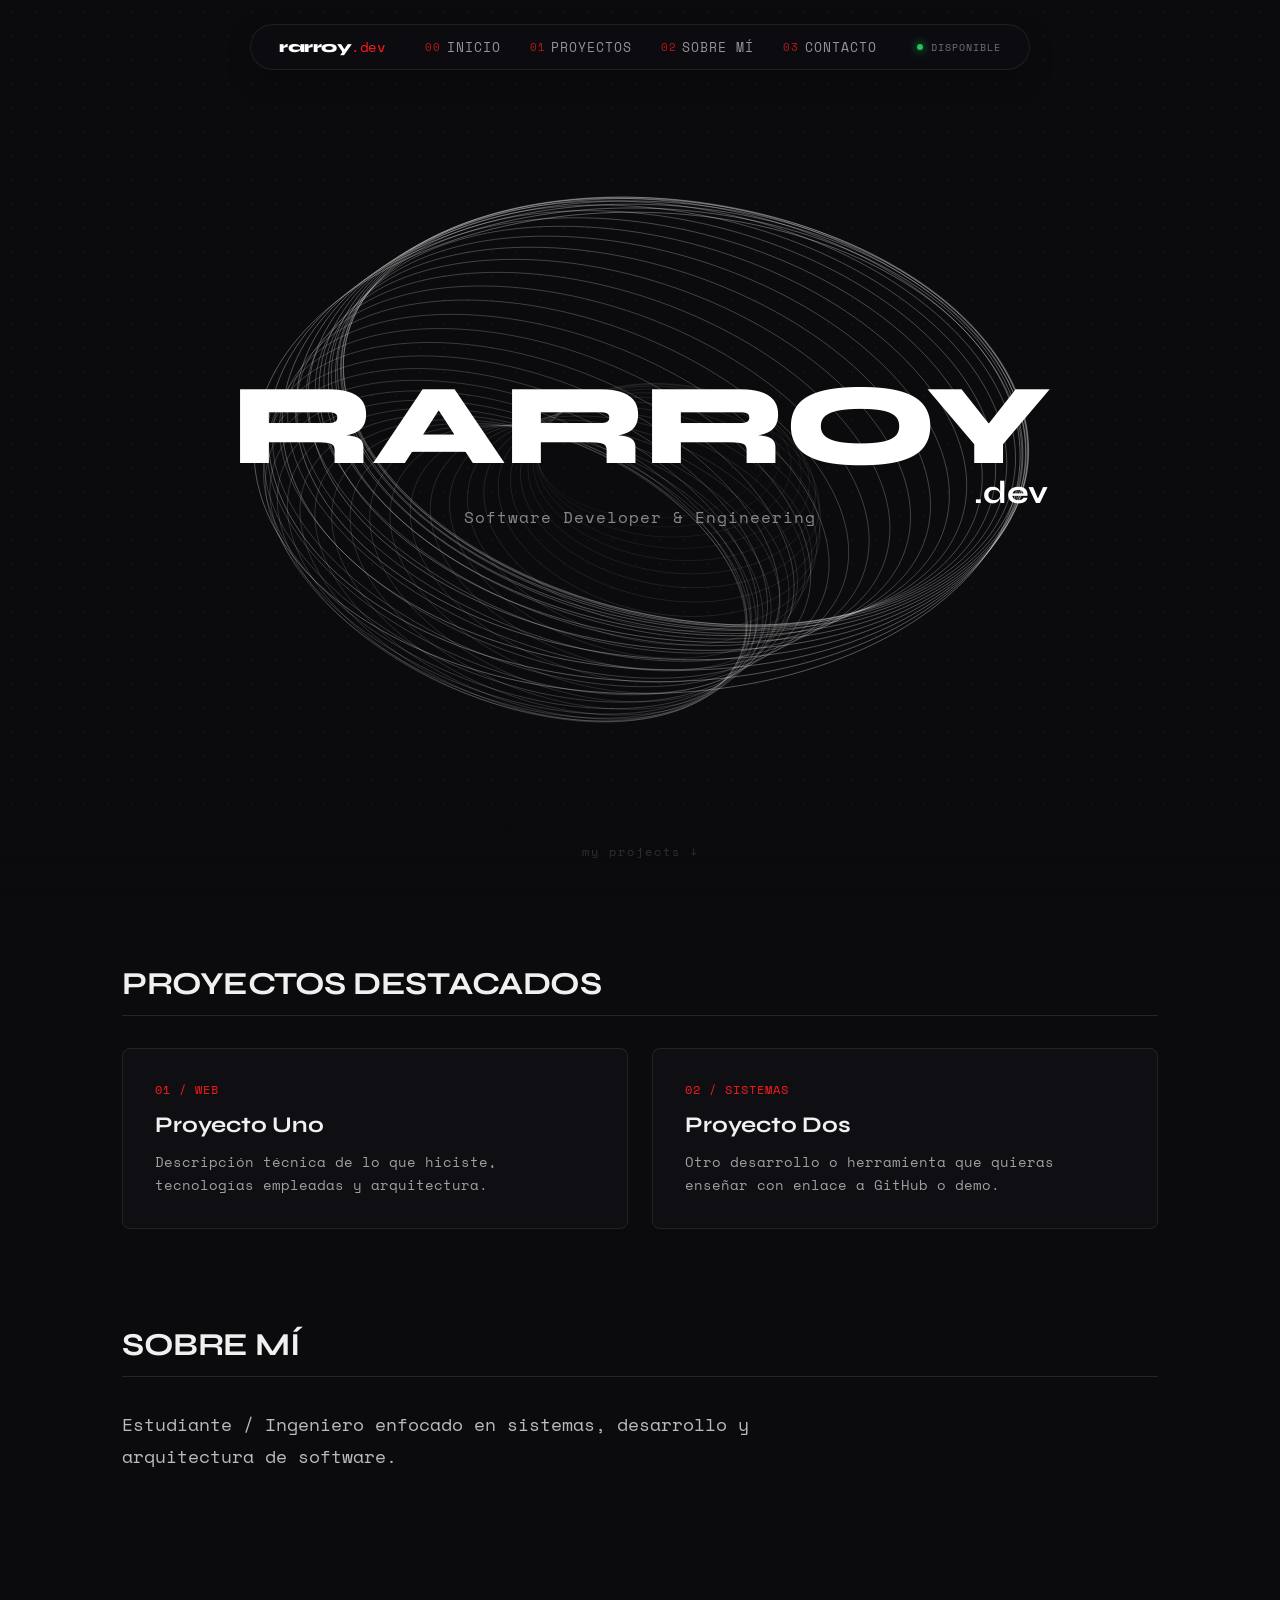
<file: index.html>
<!DOCTYPE html>
<html lang="es">

<head>
  <meta charset="UTF-8">
  <meta name="viewport" content="width=device-width, initial-scale=1.0">
  <title>Portfolio</title>

  <!-- Google Fonts: Syne (para el título grande) y Space Mono (para el toque técnico) -->
  <link rel="preconnect" href="https://fonts.googleapis.com">
  <link rel="preconnect" href="https://fonts.gstatic.com" crossorigin>
  <link href="https://fonts.googleapis.com/css2?family=Space+Mono:wght@400;700&family=Syne:wght@800&display=swap"
    rel="stylesheet">

  <link rel="stylesheet" href="style.css">
</head>

<body>
  <!-- Barra de navegación superior -->
  <nav class="navbar">
    <div class="nav-container">
      <!-- Logotipo o marca rápida -->
      <a href="#" class="nav-brand">rarroy<span>.dev</span></a>

      <!-- Enlaces de navegación -->
      <ul class="nav-links">
        <li><a href="#hero"><span class="nav-num">00</span>Inicio</a></li>
        <li><a href="#proyectos"><span class="nav-num">01</span>Proyectos</a></li>
        <li><a href="#sobre-mi"><span class="nav-num">02</span>Sobre mí</a></li>
        <li><a href="#contacto"><span class="nav-num">03</span>Contacto</a></li>
      </ul>

      <!-- Detalle técnico / status -->
      <div class="nav-status">
        <span class="status-dot"></span>
        <span class="status-text">DISPONIBLE</span>
      </div>
    </div>
  </nav>

  <!-- Fondo animado y filtro de grano -->
  <canvas id="bg-canvas"></canvas>
  <div class="noise-overlay"></div>

  <!-- PORTADA / HERO (Ocupa la pantalla completa al entrar) -->
  <header class="hero" id="hero">
    <div class="brand-title">
      <h1 class="glitch-title">rarroy</h1>
      <span class="title_dev">.dev</span>
    </div>
    <p class="subtitle">Software Developer & Engineering</p>

    <div class="scroll-hint">my projects ↓</div>
  </header>

  <!-- CONTENIDO NORMAL DE LA WEB (Aparece al bajar la rueda) -->
  <main class="page-body">
    <section class="section" id="proyectos">
      <h2>PROYECTOS DESTACADOS</h2>

      <div class="grid">
        <article class="project-card">
          <span class="tag">01 / WEB</span>
          <h3>Proyecto Uno</h3>
          <p>Descripción técnica de lo que hiciste, tecnologías empleadas y arquitectura.</p>
        </article>

        <article class="project-card">
          <span class="tag">02 / SISTEMAS</span>
          <h3>Proyecto Dos</h3>
          <p>Otro desarrollo o herramienta que quieras enseñar con enlace a GitHub o demo.</p>
        </article>
      </div>
    </section>

    <section class="section" id="sobre-mi">
      <h2>SOBRE MÍ</h2>
      <p class="bio-text">
        Estudiante / Ingeniero enfocado en sistemas, desarrollo y arquitectura de software.
      </p>
    </section>
  </main>

  <script src="script.js"></script>
</body>

</html>
</file>
<file: style.css>
* {
  margin: 0;
  padding: 0;
  box-sizing: border-box;
}

body {
  background-color: #0b0b0d;
  color: #f0f0f0;
  font-family: 'Space Mono', monospace; /* Fuente base técnica */
  overflow-x: hidden;
}

#bg-canvas {
  position: absolute;
  top: 0;
  left: 0;
  width: 100%;
  height: 100%;
  z-index: 0;
  pointer-events: none;
}

.noise-overlay {
  position: fixed;
  top: 0;
  left: 0;
  width: 100%;
  height: 100%;
  background-image: radial-gradient(rgba(255, 255, 255, 0.03) 1px, transparent 1px);
  background-size: 24px 24px;
  pointer-events: none;
  z-index: 1;
}

html {
  scroll-behavior: smooth;
}

/* NAVBAR FLOTANTE */
.navbar {
  position: fixed;
  top: 1.5rem;
  left: 0;
  width: 100%;
  z-index: 100;
  display: flex;
  justify-content: center;
  padding: 0 1.5rem;
  pointer-events: none; /* Permite hacer clic a través de los márgenes vacíos */
}

.nav-container {
  pointer-events: auto; /* Activa los clics solo dentro de la barra */
  display: flex;
  align-items: center;
  justify-content: space-between;
  gap: 2.5rem;
  padding: 0.75rem 1.75rem;
  background: rgba(14, 14, 18, 0.75);
  backdrop-filter: blur(16px);
  -webkit-backdrop-filter: blur(16px);
  border: 1px solid rgba(255, 255, 255, 0.08);
  border-radius: 9999px; /* Forma de píldora/cápsula */
  box-shadow: 0 10px 30px -10px rgba(0, 0, 0, 0.5);
  transition: border-color 0.3s ease;
}

.nav-container:hover {
  border-color: rgba(255, 26, 26, 0.25);
}

/* Marca / Logo texto */
.nav-brand {
  font-family: 'Syne', sans-serif;
  font-weight: 800;
  color: #fff;
  text-decoration: none;
  font-size: 1rem;
  letter-spacing: -0.5px;
}

.nav-brand span {
  color: #ff1a1a;
  font-family: 'Space Mono', monospace;
  font-weight: 400;
  font-size: 0.85rem;
}

/* Lista de enlaces */
.nav-links {
  display: flex;
  list-style: none;
  gap: 1.8rem;
}

.nav-links a {
  text-decoration: none;
  font-family: 'Space Mono', monospace;
  font-size: 0.8rem;
  color: #94949e;
  text-transform: uppercase;
  letter-spacing: 1px;
  display: flex;
  align-items: center;
  gap: 0.35rem;
  transition: color 0.2s ease;
}

.nav-num {
  font-size: 0.68rem;
  color: #ff1a1a;
  opacity: 0.7;
}

.nav-links a:hover {
  color: #ffffff;
}

.nav-links a:hover .nav-num {
  opacity: 1;
}

/* Indicador de estado (LED verde o rojo palpitante) */
.nav-status {
  display: flex;
  align-items: center;
  gap: 0.5rem;
}

.status-dot {
  width: 6px;
  height: 6px;
  background-color: #22c55e; /* Verde brillante */
  border-radius: 50%;
  box-shadow: 0 0 8px #22c55e;
  animation: pulse-led 2s infinite ease-in-out;
}

.status-text {
  font-family: 'Space Mono', monospace;
  font-size: 0.65rem;
  color: #71717a;
  letter-spacing: 1px;
}

@keyframes pulse-led {
  0%, 100% { opacity: 1; transform: scale(1); }
  50% { opacity: 0.4; transform: scale(0.85); }
}

/* Adaptación responsive para pantallas más pequeñas / móviles */
@media (max-width: 768px) {
  .nav-status {
    display: none; /* Oculta el status para no apretar */
  }

  .nav-container {
    gap: 1.2rem;
    padding: 0.6rem 1.2rem;
  }

  .nav-num {
    display: none; /* Deja solo las palabras en móviles */
  }

  .nav-links {
    gap: 1rem;
  }

  .nav-links a {
    font-size: 0.75rem;
  }
}

/* 1. SECCIÓN HERO (PORTADA 100VH) */
.hero {
  position: relative;
  min-height: 100vh;
  display: flex;
  flex-direction: column;
  justify-content: center;
  align-items: center;
  text-align: center;
  padding: 2rem;
  overflow: hidden; /* Evita que la malla se desborde */
}

.hero::after {
  content: '';
  position: absolute;
  bottom: 0;
  left: 0;
  width: 100%;
  height: 120px;
  background: linear-gradient(to bottom, transparent, #0b0b0d);
  pointer-events: none;
  z-index: 1;
}

/* Contenedor relativo para que el tamaño dependa de el título grande */
.brand-title {
  position: relative;
  display: inline-block;
  line-height: 0.9;
}

.glitch-title {
  font-family: 'Syne', sans-serif;
  font-weight: 800;
  font-size: clamp(3rem, 9vw, 7.5rem);
  text-transform: uppercase;
  letter-spacing: -2px;
  line-height: 0.95;
  color: #ffffff;
  margin: 0;
}

.title_dev {
  position: absolute;
  right: 0;
  bottom: -0.85em; 
  font-family: 'Syne';
  font-weight: 700;
  font-size: clamp(0.9rem, 2.5vw, 2rem); 
  color: #ffffff; 
  letter-spacing: 0px;
  text-transform: lowercase; 
  pointer-events: none;
}

.subtitle {
  color: #888888;
  margin-top: 1.5rem;
  font-size: 1rem;
  letter-spacing: 1px;
}


.scroll-hint {
  position: absolute;
  bottom: 2.5rem;
  font-size: 0.75rem;
  letter-spacing: 2px;
  color: #666;
  animation: bounce 2s infinite ease-in-out;
}

@keyframes bounce {
  0%, 100% { transform: translateY(0); }
  50% { transform: translateY(8px); }
}


.page-body {
  position: relative;
  z-index: 2;
  background-color: #0b0b0d; 
  max-width: 1100px;
  margin: 0 auto;
  padding: 4rem 2rem 8rem 2rem;
}

.section {
  margin-bottom: 6rem;
}

.section h2 {
  font-family: 'Syne', sans-serif;
  font-size: 2rem;
  letter-spacing: -0.5px;
  margin-bottom: 2rem;
  border-bottom: 1px solid rgba(255, 255, 255, 0.1);
  padding-bottom: 0.75rem;
}

/* Tarjetas con efecto vidrio para que la malla pase suavemente por detrás */
.grid {
  display: grid;
  grid-template-columns: repeat(auto-fit, minmax(300px, 1fr));
  gap: 1.5rem;
}

.project-card {
  background: rgba(18, 18, 22, 0.75);
  backdrop-filter: blur(16px);
  -webkit-backdrop-filter: blur(16px);
  border: 1px solid rgba(255, 255, 255, 0.08);
  border-radius: 8px;
  padding: 2rem;
  transition: transform 0.2s ease, border-color 0.2s ease;
}

.project-card:hover {
  transform: translateY(-4px);
  border-color: rgba(255, 26, 26, 0.4);
}

.project-card .tag {
  color: #ff1a1a;
  font-size: 0.75rem;
  letter-spacing: 1px;
  display: block;
  margin-bottom: 0.8rem;
}

.project-card h3 {
  font-family: 'Syne', sans-serif;
  font-size: 1.4rem;
  margin-bottom: 0.75rem;
}

.project-card p {
  color: #a0a0a0;
  font-size: 0.9rem;
  line-height: 1.6;
}

.bio-text {
  color: #bbb;
  font-size: 1.1rem;
  line-height: 1.8;
  max-width: 700px;
}
</file>
